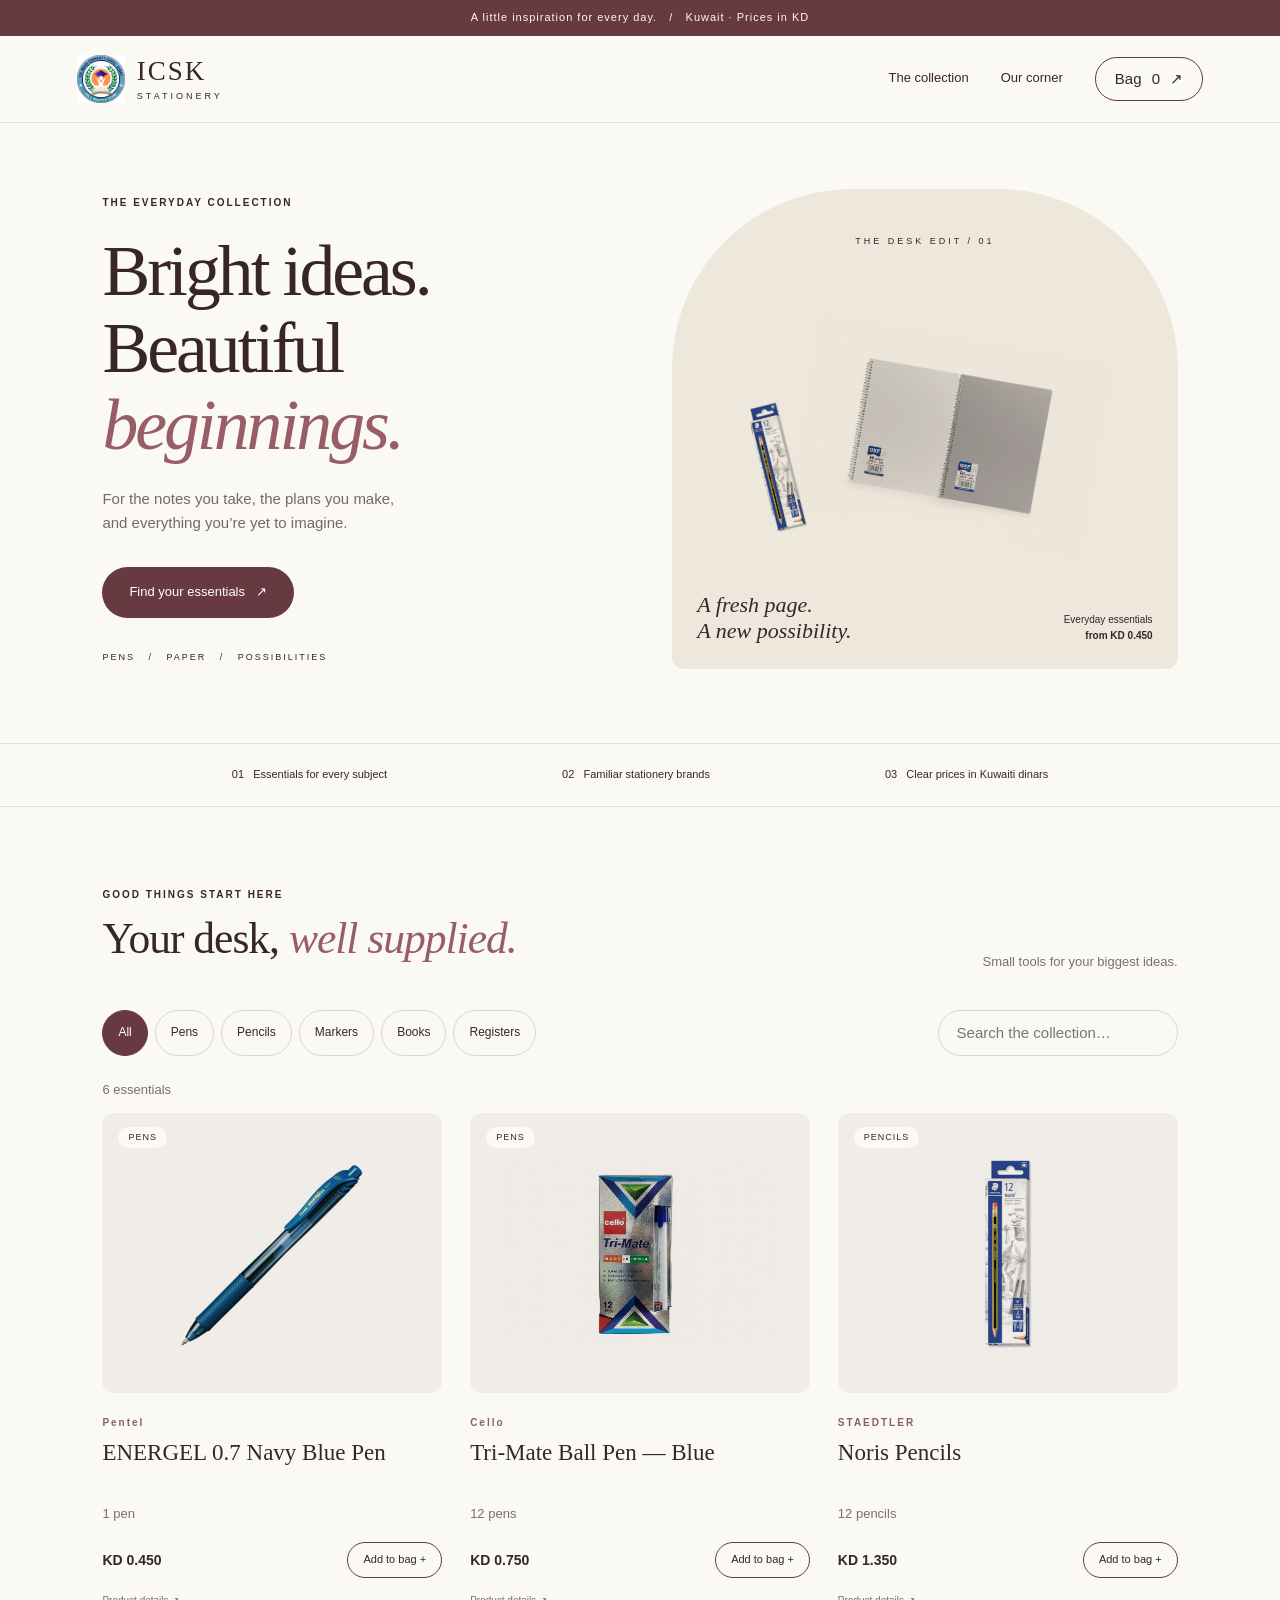
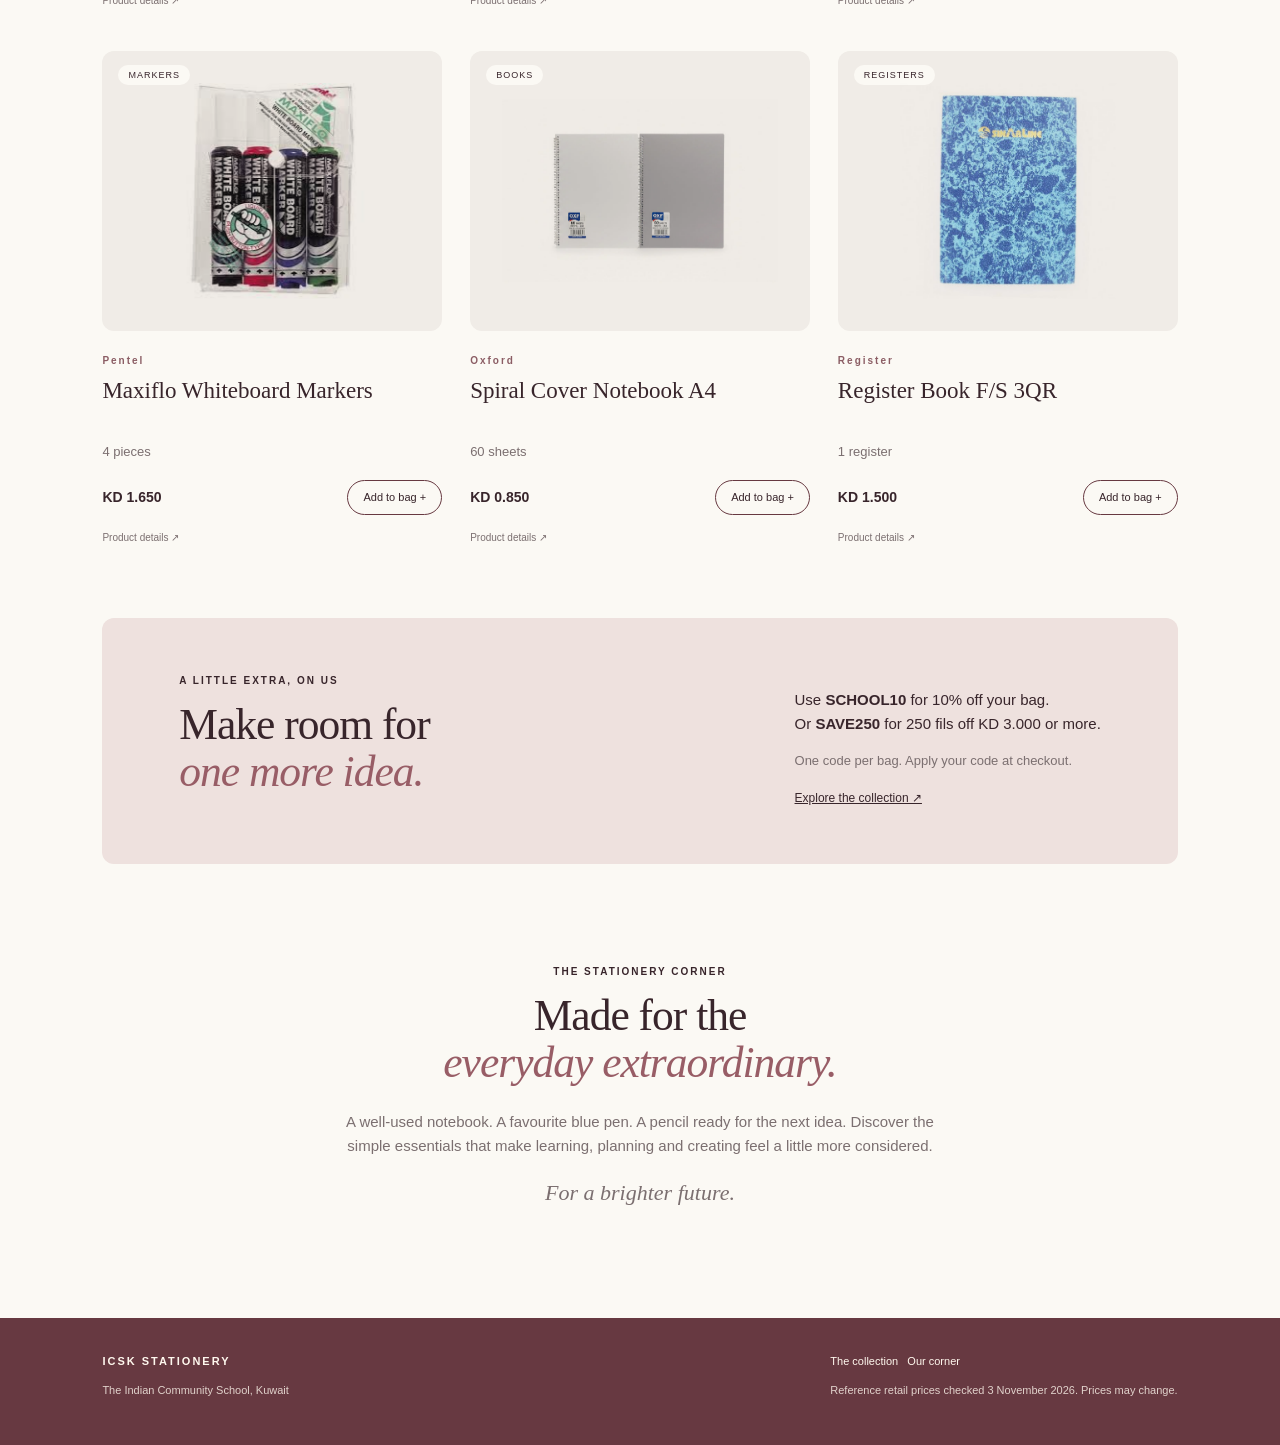
<file: index.html>
<!-- # Displays this labelled shop section or control. -->
<!DOCTYPE html>
<!-- # Displays this labelled shop section or control. -->
<html lang="en">
<!-- # Displays this labelled shop section or control. -->
<head>
<!-- # Sets text encoding or mobile page sizing. -->
<meta charset="UTF-8">
<!-- # Sets text encoding or mobile page sizing. -->
<meta name="viewport" content="width=device-width, initial-scale=1">
<!-- # Displays this labelled shop section or control. -->
<title>ICSK Stationery | Everyday essentials, thoughtfully chosen</title>
<!-- # Loads the shared stylesheet. -->
<link rel="stylesheet" href="style.css">
<!-- # Closes this page section. -->
</head>
<!-- # Displays this labelled shop section or control. -->
<body>
<!-- # Displays this labelled shop section or control. -->
<div class="announcement">A little inspiration for every day. &nbsp; / &nbsp; Kuwait · Prices in KD</div>
<!-- # Displays this labelled shop section or control. -->
<header>
<!-- # Displays this labelled shop section or control. -->
<a class="brand" href="#"><img src="school-logo.png" alt="Indian Community School, Kuwait logo"><span>ICSK<span class="brand-small">STATIONERY</span></span></a>
<!-- # Displays this labelled shop section or control. -->
<nav aria-label="Main navigation"><a href="#products">The collection</a><a href="#about">Our corner</a><button class="cart-button" onclick="openCart()">Bag <span id="cartCount">0</span> ↗</button></nav>
<!-- # Closes this page section. -->
</header>
<!-- # Displays this labelled shop section or control. -->
<main>
<!-- # Displays this labelled shop section or control. -->
<section class="hero">
<!-- # Displays this labelled shop section or control. -->
<div><p class="eyebrow">THE EVERYDAY COLLECTION</p><h1>Bright ideas.<br>Beautiful<br><i>beginnings.</i></h1><p class="intro">For the notes you take, the plans you make,<br>and everything you’re yet to imagine.</p><a class="button" href="#products">Find your essentials &nbsp; ↗</a><p class="hero-foot">PENS &nbsp; / &nbsp; PAPER &nbsp; / &nbsp; POSSIBILITIES</p></div>
<!-- # Displays this labelled shop section or control. -->
<div class="hero-art"><span class="art-label">THE DESK EDIT / 01</span><img class="hero-book" src="product-4.jpg" alt="Oxford A4 spiral notebook"><img class="hero-pencil" src="product-2.jpg" alt="STAEDTLER Noris pencil pack"><span class="art-note">A fresh page.<br>A new possibility.</span><span class="art-price">Everyday essentials<br><b>from KD 0.450</b></span></div>
<!-- # Closes this page section. -->
</section>
<!-- # Displays this labelled shop section or control. -->
<div class="benefits"><span>01 &nbsp; Essentials for every subject</span><span>02 &nbsp; Familiar stationery brands</span><span>03 &nbsp; Clear prices in Kuwaiti dinars</span></div>
<!-- # Displays this labelled shop section or control. -->
<section class="collection" id="products">
<!-- # Displays this labelled shop section or control. -->
<div class="section-head"><div><p class="eyebrow">GOOD THINGS START HERE</p><h2>Your desk, <i>well supplied.</i></h2></div><p>Small tools for your biggest ideas.</p></div>
<!-- # Displays this labelled shop section or control. -->
<div class="toolbar"><div class="filters" aria-label="Product categories"><button class="filter" aria-pressed="true" onclick="filterCategory('All', this)">All</button>
<!-- # Adds a button connected to its named JavaScript function. -->
<button class="filter" aria-pressed="false" onclick="filterCategory('Pens', this)">Pens</button>
<!-- # Adds a button connected to its named JavaScript function. -->
<button class="filter" aria-pressed="false" onclick="filterCategory('Pencils', this)">Pencils</button>
<!-- # Adds a button connected to its named JavaScript function. -->
<button class="filter" aria-pressed="false" onclick="filterCategory('Markers', this)">Markers</button>
<!-- # Adds a button connected to its named JavaScript function. -->
<button class="filter" aria-pressed="false" onclick="filterCategory('Books', this)">Books</button>
<!-- # Adds a button connected to its named JavaScript function. -->
<button class="filter" aria-pressed="false" onclick="filterCategory('Registers', this)">Registers</button>
<!-- # Closes this page section. -->
</div><input class="search" id="search" type="search" aria-label="Search stationery" placeholder="Search the collection…" oninput="filterProducts()"></div>
<!-- # Displays this labelled shop section or control. -->
<p id="resultCount" class="muted">6 essentials</p>
<!-- # Displays this labelled shop section or control. -->
<div class="product-grid">
<!-- # Starts one searchable product card. -->
<article class="product" data-category="Pens" data-search="Pentel ENERGEL 0.7 Navy Blue Pen Pens">
<!-- # Displays the product image and category. -->
<div class="product-image"><span class="product-tag">Pens</span><img src="product-0.jpg" alt="Pentel ENERGEL 0.7 Navy Blue Pen, 1 pen" loading="lazy"></div>
<!-- # Displays this labelled shop section or control. -->
<p class="eyebrow">Pentel</p><h3>ENERGEL 0.7 Navy Blue Pen</h3><p class="muted">1 pen</p>
<!-- # Displays this labelled shop section or control. -->
<div class="product-bottom"><b>KD 0.450</b><button onclick="addItem(0)" aria-label="Add ENERGEL 0.7 Navy Blue Pen to bag">Add to bag +</button></div>
<!-- # Displays this labelled shop section or control. -->
<a class="source" href="https://aleshraafco.com/products/pentel-energel-0-7-navy-blue-pen" target="_blank" rel="noopener">Product details ↗</a>
<!-- # Closes this page section. -->
</article>
<!-- # Starts one searchable product card. -->
<article class="product" data-category="Pens" data-search="Cello Tri-Mate Ball Pen — Blue Pens">
<!-- # Displays the product image and category. -->
<div class="product-image"><span class="product-tag">Pens</span><img src="product-1.jpg" alt="Cello Tri-Mate Ball Pen — Blue, 12 pens" loading="lazy"></div>
<!-- # Displays this labelled shop section or control. -->
<p class="eyebrow">Cello</p><h3>Tri-Mate Ball Pen — Blue</h3><p class="muted">12 pens</p>
<!-- # Displays this labelled shop section or control. -->
<div class="product-bottom"><b>KD 0.750</b><button onclick="addItem(1)" aria-label="Add Tri-Mate Ball Pen — Blue to bag">Add to bag +</button></div>
<!-- # Displays this labelled shop section or control. -->
<a class="source" href="https://aleshraafco.com/products/cello-tri-mate-x12-ae-cel-8766-sta" target="_blank" rel="noopener">Product details ↗</a>
<!-- # Closes this page section. -->
</article>
<!-- # Starts one searchable product card. -->
<article class="product" data-category="Pencils" data-search="STAEDTLER Noris Pencils Pencils">
<!-- # Displays the product image and category. -->
<div class="product-image"><span class="product-tag">Pencils</span><img src="product-2.jpg" alt="STAEDTLER Noris Pencils, 12 pencils" loading="lazy"></div>
<!-- # Displays this labelled shop section or control. -->
<p class="eyebrow">STAEDTLER</p><h3>Noris Pencils</h3><p class="muted">12 pencils</p>
<!-- # Displays this labelled shop section or control. -->
<div class="product-bottom"><b>KD 1.350</b><button onclick="addItem(2)" aria-label="Add Noris Pencils to bag">Add to bag +</button></div>
<!-- # Displays this labelled shop section or control. -->
<a class="source" href="https://aleshraafco.com/products/staedtler-12-noris-pencil-ae-sta-8868-sta" target="_blank" rel="noopener">Product details ↗</a>
<!-- # Closes this page section. -->
</article>
<!-- # Starts one searchable product card. -->
<article class="product" data-category="Markers" data-search="Pentel Maxiflo Whiteboard Markers Markers">
<!-- # Displays the product image and category. -->
<div class="product-image"><span class="product-tag">Markers</span><img src="product-3.jpg" alt="Pentel Maxiflo Whiteboard Markers, 4 pieces" loading="lazy"></div>
<!-- # Displays this labelled shop section or control. -->
<p class="eyebrow">Pentel</p><h3>Maxiflo Whiteboard Markers</h3><p class="muted">4 pieces</p>
<!-- # Displays this labelled shop section or control. -->
<div class="product-bottom"><b>KD 1.650</b><button onclick="addItem(3)" aria-label="Add Maxiflo Whiteboard Markers to bag">Add to bag +</button></div>
<!-- # Displays this labelled shop section or control. -->
<a class="source" href="https://aleshraafco.com/products/penstel-maxifilo-white-board-marker-ae-pen-8703-sta" target="_blank" rel="noopener">Product details ↗</a>
<!-- # Closes this page section. -->
</article>
<!-- # Starts one searchable product card. -->
<article class="product" data-category="Books" data-search="Oxford Spiral Cover Notebook A4 Books">
<!-- # Displays the product image and category. -->
<div class="product-image"><span class="product-tag">Books</span><img src="product-4.jpg" alt="Oxford Spiral Cover Notebook A4, 60 sheets" loading="lazy"></div>
<!-- # Displays this labelled shop section or control. -->
<p class="eyebrow">Oxford</p><h3>Spiral Cover Notebook A4</h3><p class="muted">60 sheets</p>
<!-- # Displays this labelled shop section or control. -->
<div class="product-bottom"><b>KD 0.850</b><button onclick="addItem(4)" aria-label="Add Spiral Cover Notebook A4 to bag">Add to bag +</button></div>
<!-- # Displays this labelled shop section or control. -->
<a class="source" href="https://aleshraafco.com/products/oxford-spiral-cover-notebook-a4-60-sheets-dftr-wksfwrd-a4-bglf-hlzwny-60-wrq-ae-oxf-16483-sta" target="_blank" rel="noopener">Product details ↗</a>
<!-- # Closes this page section. -->
</article>
<!-- # Starts one searchable product card. -->
<article class="product" data-category="Registers" data-search="Register Register Book F/S 3QR Registers">
<!-- # Displays the product image and category. -->
<div class="product-image"><span class="product-tag">Registers</span><img src="product-5.jpg" alt="Register Register Book F/S 3QR, 1 register" loading="lazy"></div>
<!-- # Displays this labelled shop section or control. -->
<p class="eyebrow">Register</p><h3>Register Book F/S 3QR</h3><p class="muted">1 register</p>
<!-- # Displays this labelled shop section or control. -->
<div class="product-bottom"><b>KD 1.500</b><button onclick="addItem(5)" aria-label="Add Register Book F/S 3QR to bag">Add to bag +</button></div>
<!-- # Displays this labelled shop section or control. -->
<a class="source" href="https://aleshraafco.com/products/sinar-line-register-book-f-s-3qr-144-sheets-ae-sin-10469-sta" target="_blank" rel="noopener">Product details ↗</a>
<!-- # Closes this page section. -->
</article>
<!-- # Closes this page section. -->
</div><p id="noResults" hidden>No essentials match your search. Try another name or category.</p>
<!-- # Closes this page section. -->
</section>
<!-- # Displays this labelled shop section or control. -->
<section class="offer"><div><p class="eyebrow">A LITTLE EXTRA, ON US</p><h2>Make room for<br><i>one more idea.</i></h2></div><div><p>Use <b>SCHOOL10</b> for 10% off your bag.<br>Or <b>SAVE250</b> for 250 fils off KD 3.000 or more.</p><p class="muted">One code per bag. Apply your code at checkout.</p><a href="#products">Explore the collection ↗</a></div></section>
<!-- # Displays this labelled shop section or control. -->
<section id="about" class="about"><p class="eyebrow">THE STATIONERY CORNER</p><h2>Made for the<br><i>everyday extraordinary.</i></h2><p>A well-used notebook. A favourite blue pen. A pencil ready for the next idea. Discover the simple essentials that make learning, planning and creating feel a little more considered.</p><p class="signature">For a brighter future.</p></section>
<!-- # Closes this page section. -->
</main>
<!-- # Displays this labelled shop section or control. -->
<footer><div><b>ICSK STATIONERY</b><p>The Indian Community School, Kuwait</p></div><div><a href="#products">The collection</a> &nbsp; <a href="#about">Our corner</a><p>Reference retail prices checked 3 November 2026. Prices may change.</p></div></footer>
<!-- # Displays this labelled shop section or control. -->
<p id="shopMessage" class="toast" role="status" hidden></p>
<!-- # Creates the native cart dialog; it stays hidden until the Bag button opens it. -->
<dialog id="cartPanel" aria-labelledby="cartTitle">
<!-- # Displays this labelled shop section or control. -->
<div class="cart-top"><div><p class="eyebrow">YOUR EVERYDAY ESSENTIALS</p><h2 id="cartTitle">Your bag</h2></div><button class="close" onclick="closeCart()" aria-label="Close bag">×</button></div>
<!-- # Displays this labelled shop section or control. -->
<div id="cartArea"></div>
<!-- # Displays this labelled shop section or control. -->
<div class="coupon-row"><label for="couponInput">Have a little extra?</label><div><input id="couponInput" type="text" placeholder="Enter coupon code"><button onclick="applyCoupon()">Apply</button></div></div>
<!-- # Displays this labelled shop section or control. -->
<p id="couponMessage" class="muted" role="status"></p><button class="text-button" onclick="removeCoupon()">Remove coupon</button>
<!-- # Displays this labelled shop section or control. -->
<div class="totals"><p>Subtotal <span id="subtotal"></span></p><p>Discount <span id="discount"></span></p><p class="grand-total">Total <span id="total"></span></p></div>
<!-- # Adds a button connected to its named JavaScript function. -->
<button class="button checkout" onclick="checkout()">Create order summary ↗</button>
<!-- # Adds a button connected to its named JavaScript function. -->
<button class="text-button" onclick="clearCart()">Empty bag</button><p class="muted small">Payment and order submission are not available online. Delivery charges are not included.</p>
<!-- # Displays this labelled shop section or control. -->
<div id="receipt"></div>
<!-- # Closes this page section. -->
</dialog>
<!-- # Loads the beginner JavaScript after the page exists. -->
<script src="shop.js"></script>
<!-- # Closes this page section. -->
</body>
<!-- # Closes this page section. -->
</html>
</file>
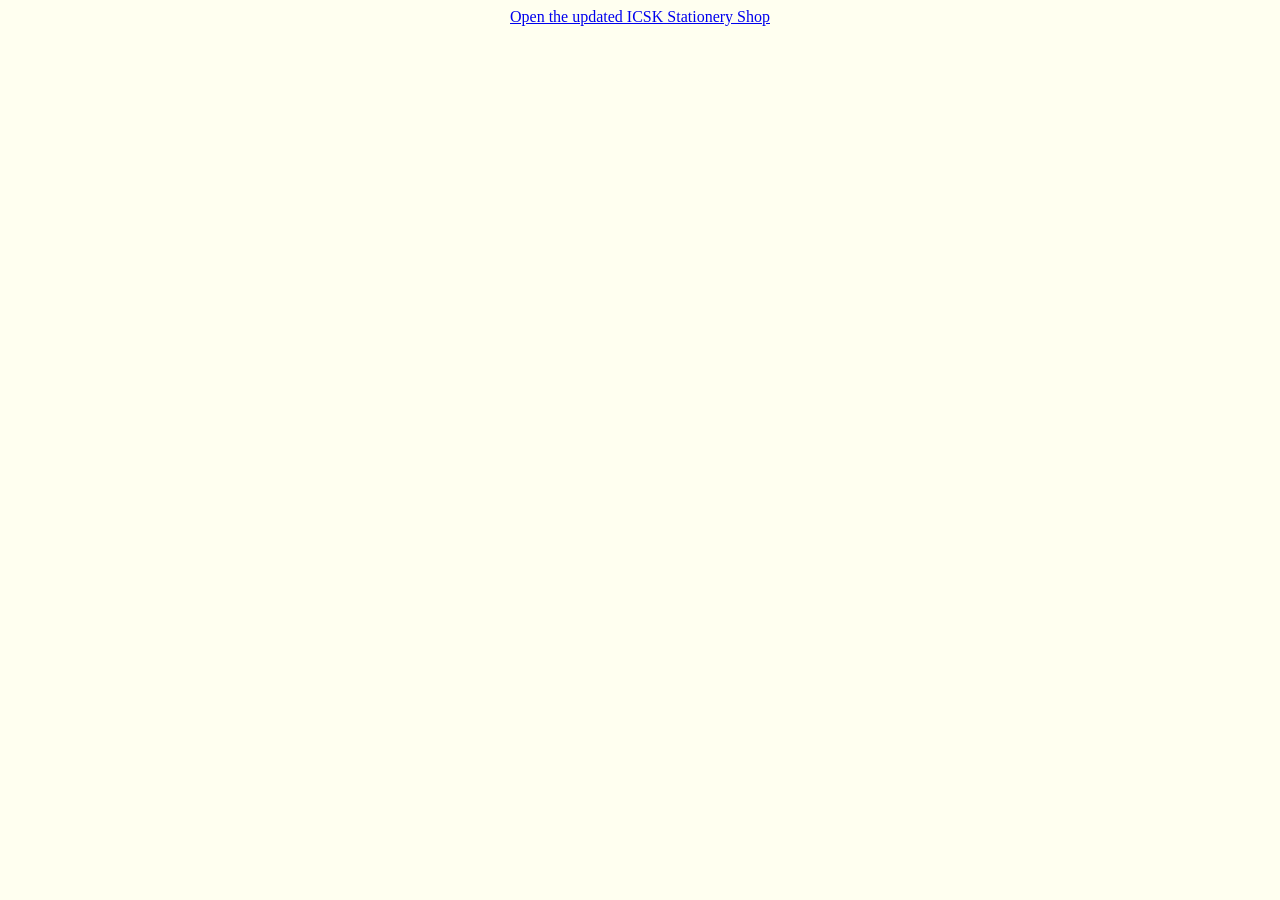
<file: catalogue.html>
<!-- # Starts a compatibility page for an older saved link. -->
<html>
<!-- # Starts the visible page. -->
<body bgcolor="ivory">
<!-- # Links to the complete interactive shop. -->
<p align="center"><a href="index.html">Open the updated ICSK Stationery Shop</a></p>
<!-- # Ends the visible page. -->
</body>
<!-- # Ends the document. -->
</html>
</file>
<file: style.css>
/* # Shared box sizing keeps padding inside each element's width. */
* { box-sizing: border-box; }
/* # Set the palette, base font and warm page background. */
body { margin: 0; background: #fbf9f4; color: #38252b; font: 15px/1.6 Arial, sans-serif; }
/* # Keep anchor destinations clear of the sticky navigation. */
html { scroll-padding-top: 110px; }
/* # Inherit text styling for form controls and links. */
a { color: inherit; } button, input { font: inherit; } button, .button { cursor: pointer; } button { color: inherit; }
/* # Give keyboard users an obvious focus indicator. */
:focus-visible { outline: 3px solid #967c35; outline-offset: 4px; }
/* # Make the hidden attribute reliable even on grid elements. */
[hidden] { display: none !important; }
/* # Announcement strip and compact sticky navigation. */
.announcement { background: #673941; color: #fff9ed; text-align: center; padding: 9px 20px; font-size: 11px; letter-spacing: 1px; } header { display: flex; justify-content: space-between; align-items: center; padding: 19px 6%; background: #fbf9f4; border-bottom: 1px solid #e5ded7; position: sticky; top: 0; z-index: 2; }
/* # Combine the supplied logo with a small wordmark. */
.brand { display: flex; gap: 12px; align-items: center; text-decoration: none; font: 27px Georgia, serif; letter-spacing: 2px; } .brand img { width: 48px; height: 48px; } .brand-small { display: block; font: 9px Arial, sans-serif; letter-spacing: 3px; margin-top: 4px; }
/* # Arrange navigation links and the only cart-opening button. */
nav { display: flex; align-items: center; gap: 32px; } nav a { text-decoration: none; font-size: 13px; } .cart-button { border: 1px solid #673941; background: transparent; padding: 9px 19px; border-radius: 30px; } #cartCount { margin: 0 6px; }
/* # Give headings a large editorial serif style. */
h1, h2, h3 { font-family: Georgia, serif; font-weight: normal; line-height: 1.08; } h1 { font-size: clamp(48px, 5.6vw, 82px); margin: 22px 0; letter-spacing: -3px; } h2 { font-size: clamp(32px, 3.4vw, 48px); margin: 12px 0 24px; letter-spacing: -1px; } h3 { font-size: 23px; margin: 10px 0; } i { color: #985d66; } .eyebrow { font-size: 10px; letter-spacing: 2px; font-weight: bold; }
/* # Divide the hero into copy and a photographic stationery arrangement. */
.hero { display: grid; grid-template-columns: 1fr 1fr; gap: 6%; align-items: center; padding: 62px 8% 70px; } .intro { color: #76676b; margin-bottom: 32px; } .hero-foot { font-size: 9px; letter-spacing: 2px; margin-top: 32px; }
/* # Reusable burgundy action button. */
.button { display: inline-block; border: none; background: #673941; color: white; padding: 15px 27px; text-decoration: none; border-radius: 30px; font-size: 13px; } button:hover, .button:hover { filter: brightness(.93); }
/* # Position real product photographs on a warm paper-coloured backdrop. */
.hero-art { position: relative; height: 480px; border-radius: 180px 180px 12px 12px; background: #eee7dc; overflow: hidden; } .hero-book { position: absolute; width: 60%; height: 65%; object-fit: contain; left: 25%; top: 19%; transform: rotate(10deg); mix-blend-mode: multiply; } .hero-pencil { position: absolute; width: 29%; height: 60%; object-fit: contain; top: 28%; left: 6%; transform: rotate(-14deg); mix-blend-mode: multiply; } .art-label { position: absolute; top: 45px; left: 0; right: 0; text-align: center; font-size: 9px; letter-spacing: 3px; } .art-note { position: absolute; bottom: 25px; left: 25px; font: italic 22px Georgia, serif; } .art-price { position: absolute; bottom: 25px; right: 25px; font-size: 10px; text-align: right; }
/* # Three small collection benefits form a quiet divider. */
.benefits { display: flex; justify-content: space-evenly; gap: 20px; padding: 22px 6%; border-top: 1px solid #e5ded7; border-bottom: 1px solid #e5ded7; font-size: 11px; }
/* # Give the catalogue generous margins and a flexible heading row. */
.collection { padding: 70px 8%; } .section-head { display: flex; justify-content: space-between; align-items: end; gap: 20px; } .section-head>p, .muted { color: #7b6f70; font-size: 13px; }
/* # Place category pills and search on the same wrapping toolbar. */
.toolbar { display: flex; justify-content: space-between; gap: 20px; flex-wrap: wrap; margin: 24px 0; } .filters { display: flex; flex-wrap: wrap; gap: 7px; } .filter { border: 1px solid #ded5ce; border-radius: 24px; background: transparent; padding: 8px 15px; font-size: 12px; } .filter[aria-pressed="true"] { background: #673941; color: white; border-color: #673941; } .search { border: 1px solid #ded5ce; background: transparent; padding: 10px 18px; border-radius: 25px; width: 240px; }
/* # Display three product cards per desktop row. */
.product-grid { display: grid; grid-template-columns: repeat(3, 1fr); gap: 40px 28px; } .product { min-width: 0; } .product-image { position: relative; border-radius: 12px; background: #f0ece7; padding: 32px; height: 280px; } .product-image img { width: 100%; height: 100%; object-fit: contain; mix-blend-mode: multiply; } .product-tag { position: absolute; top: 14px; left: 16px; background: #fbf9f4; border-radius: 20px; padding: 3px 10px; font-size: 9px; text-transform: uppercase; letter-spacing: 1px; }
/* # Align prices with compact add buttons below each product. */
.product>.eyebrow { margin-top: 22px; color: #8b5d64; } .product h3 { min-height: 50px; } .product-bottom { display: flex; align-items: center; justify-content: space-between; gap: 8px; margin-top: 17px; } .product-bottom b { font-size: 14px; } .product-bottom button { border: 1px solid #673941; border-radius: 22px; padding: 8px 15px; background: transparent; font-size: 11px; } .source { display: inline-block; font-size: 10px; color: #7b6f70; margin-top: 15px; text-decoration: none; }
/* # Add an understated offer panel and an editorial about section. */
.offer { margin: 0 8%; background: #eee1de; border-radius: 12px; padding: 45px 6%; display: flex; justify-content: space-between; align-items: center; gap: 35px; } .offer a { font-size: 12px; } .about { text-align: center; padding: 90px 20px; max-width: 650px; margin: auto; } .about>p:not(.eyebrow) { color: #7b6f70; } .signature { font: italic 22px Georgia, serif; }
/* # Simple footer with no invented business contact details. */
footer { background: #673941; color: #fff8ee; display: flex; justify-content: space-between; gap: 25px; padding: 35px 8%; font-size: 11px; } footer b { letter-spacing: 2px; } footer a { text-decoration: none; } footer p { opacity: .8; }
/* # A native modal dialog provides the hidden slide-style cart panel. */
dialog { position: fixed; inset: 0 0 0 auto; margin: 0; width: 520px; max-width: 100%; height: 100%; max-height: 100%; border: 0; padding: 30px; background: #fbf9f4; color: #38252b; } dialog::backdrop { background: #24151a80; } .cart-top { display: flex; justify-content: space-between; align-items: start; } .close { border: none; background: none; font-size: 30px; }
/* # Cart rows use a small picture, product details and quantity controls. */
.bag-item { display: grid; grid-template-columns: 65px 1fr; gap: 16px; padding: 20px 0; border-bottom: 1px solid #e5ded7; } .bag-item img { width: 65px; height: 85px; object-fit: contain; mix-blend-mode: multiply; } .bag-item h3 { font-size: 17px; margin: 0 0 8px; } .bag-actions { display: flex; gap: 10px; align-items: center; flex-wrap: wrap; font-size: 12px; margin-top: 10px; } .bag-actions button { background: transparent; border: 1px solid #ded5ce; padding: 3px 9px; border-radius: 5px; }
/* # Style the coupon input and order totals. */
.coupon-row { margin-top: 25px; } .coupon-row label { display: block; margin-bottom: 10px; font-size: 12px; } .coupon-row>div { display: flex; } .coupon-row input { min-width: 0; flex: 1; background: white; border: 1px solid #ded5ce; padding: 10px; } .coupon-row button { border: none; background: #673941; color: white; padding: 10px 20px; } .text-button { border: none; background: none; text-decoration: underline; font-size: 11px; padding: 8px 0; } .totals p { display: flex; justify-content: space-between; } .grand-total { border-top: 1px solid #ded5ce; padding-top: 16px; font-size: 22px; font-family: Georgia, serif; } .checkout { width: 100%; } .small { font-size: 11px; } #receipt:not(:empty) { border: 1px solid #ded5ce; padding: 18px; margin-top: 20px; } #receipt h2 { font-size: 25px; } #receipt li, #receipt p { font-size: 12px; }
/* # Brief add-to-bag feedback sits above the page without opening the cart. */
.toast { position: fixed; bottom: 20px; left: 20px; right: 20px; max-width: 460px; background: #673941; color: white; border-radius: 10px; padding: 16px 22px; z-index: 3; box-shadow: 0 5px 25px #38252b22; font-size: 13px; }
/* # Tablet and phone layouts need no extra JavaScript. */
@media (max-width: 800px) { header { padding: 14px 5%; } nav { gap: 16px; } .hero { padding: 40px 6%; gap: 25px; } .hero-art { height: 380px; } .art-price { display: none; } .product-grid { grid-template-columns: repeat(2, 1fr); } .product-image { height: 240px; } .section-head { display: block; } .benefits { font-size: 10px; } .offer { padding: 30px; } }
/* # Stack the hero and simplify navigation on small screens. */
@media (max-width: 540px) { nav a { display: none; } .hero { grid-template-columns: 1fr; } .hero-art { height: 350px; } .hero h1 { font-size: 56px; } .hero-foot { margin-bottom: 5px; } .benefits { flex-direction: column; gap: 8px; } .collection { padding: 45px 5%; } .product-grid { gap: 30px 14px; } .product-image { padding: 25px 12px; height: 190px; } .product h3 { font-size: 19px; min-height: 62px; } .product-bottom { align-items: start; flex-direction: column; } .offer { margin: 0 5%; flex-direction: column; align-items: start; } footer { flex-direction: column; } .search { width: 100%; } dialog { padding: 22px; } }
</file>
